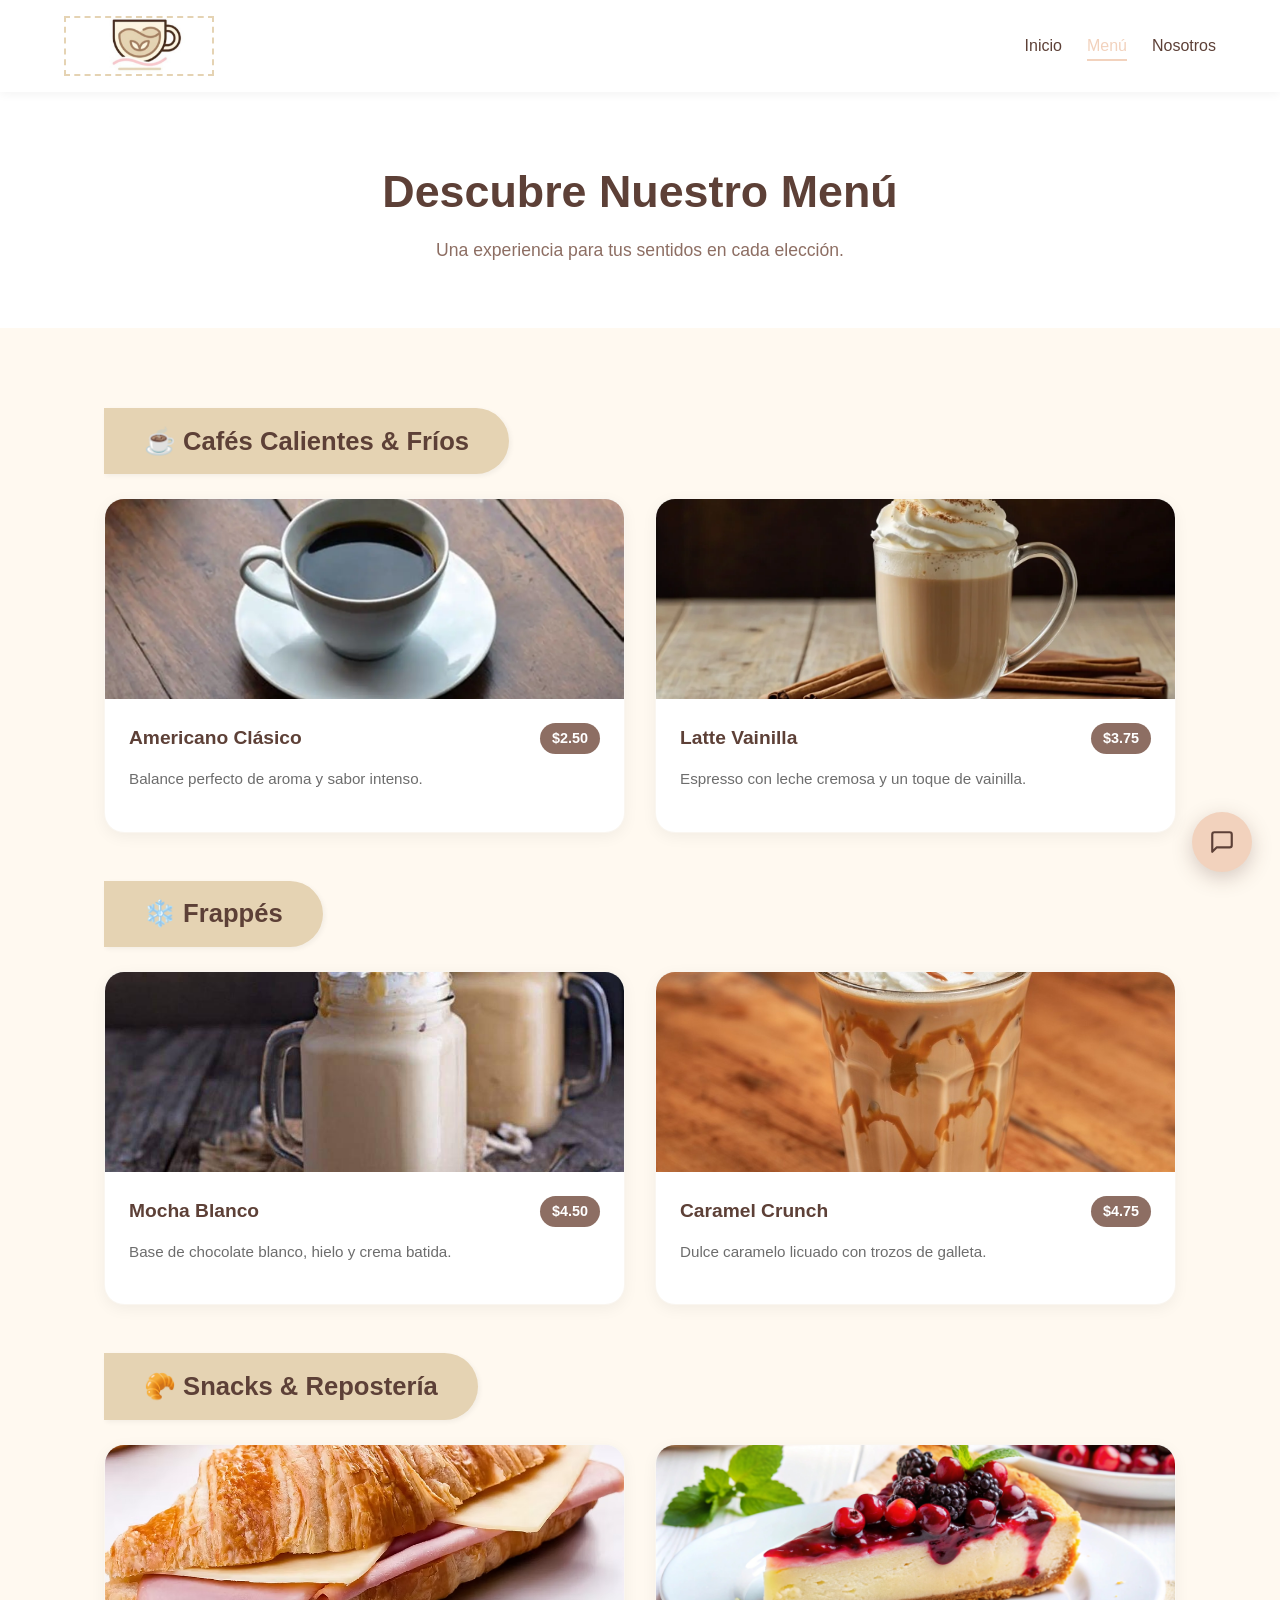
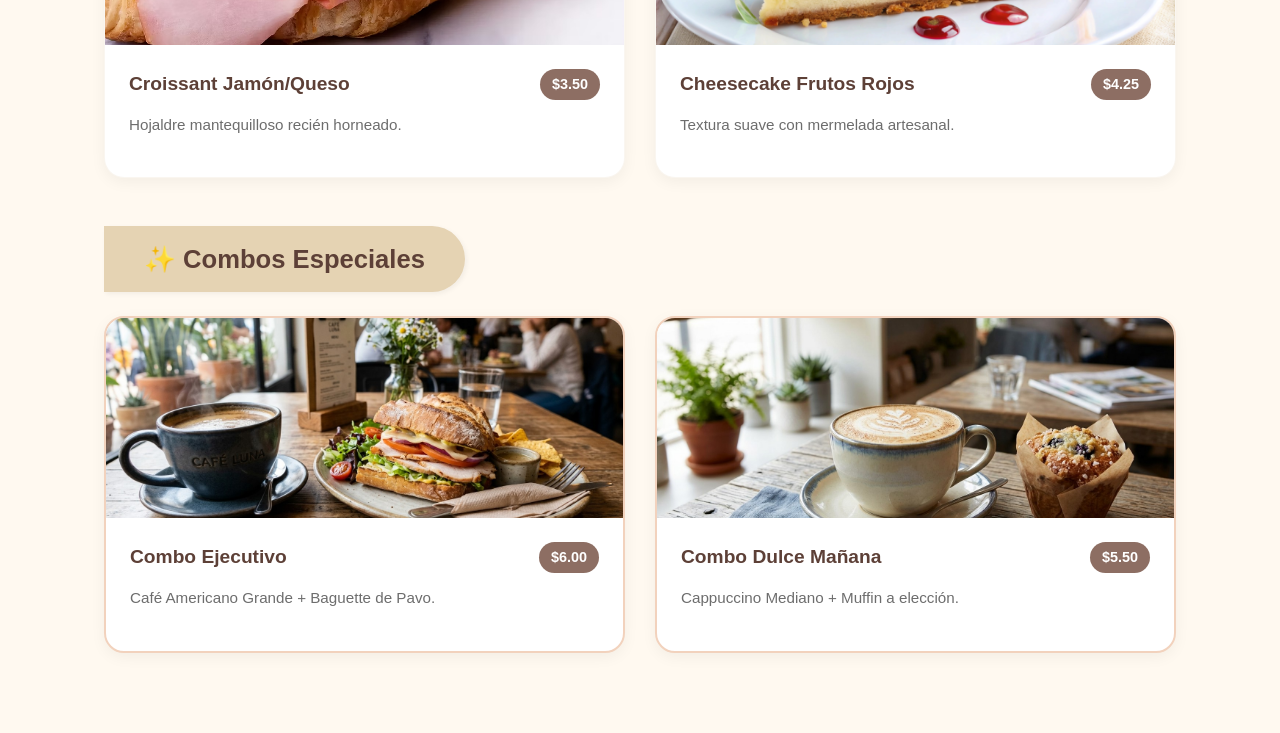
<file: PRACTICA_7_WEB/HTML/menu.html>
<!DOCTYPE html>
<html lang="es">
<head>
    <script type="text/javascript">
    (function(c,l,a,r,i,t,y){
        c[a]=c[a]||function(){(c[a].q=c[a].q||[]).push(arguments)};
        t=l.createElement(r);t.async=1;t.src="https://www.clarity.ms/tag/"+i;
        y=l.getElementsByTagName(r)[0];y.parentNode.insertBefore(t,y);
    })(window, document, "clarity", "script", "wttukuy2gh");
</script>
    <meta charset="UTF-8">
    <meta name="viewport" content="width=device-width, initial-scale=1.0">
    <title>Menú Visual | Café y a gusto...</title>
    <link rel="stylesheet" href="../CSS/menu.css">
</head>
<body>

    <header class="main-header">
        <div class="logo-container">
            <div class="logo-placeholder"><img src="../img/logo.jpg" alt="logo"></div>
        </div>
        <nav class="nav-menu">
            <ul>
                <li><a href="index.html">Inicio</a></li>
                <li><a href="#" class="active">Menú</a></li>
                <li><a href="#">Nosotros</a></li>
            </ul>
        </nav>
    </header>

    <main class="content-area">
        <section class="menu-title-section">
            <h1>Descubre Nuestro Menú</h1>
            <p>Una experiencia para tus sentidos en cada elección.</p>
        </section>

        <div class="menu-container">

            <section class="menu-category">
                <h2 class="category-header">☕ Cafés Calientes & Fríos</h2>
                <div class="menu-grid">
                    <article class="menu-item">
                        <div class="item-image-container">
                            <img src="../img/americano.jpg" alt="americano">
                            <div class="img-placeholder">Imagen Americano</div>
                        </div>
                        <div class="item-details">
                            <div class="item-header">
                                <h3>Americano Clásico</h3>
                                <span class="price">$2.50</span>
                            </div>
                            <p>Balance perfecto de aroma y sabor intenso.</p>
                        </div>
                    </article>
                    <article class="menu-item">
                        <div class="item-image-container">
                            <img src="../img/vainilla.jpg" alt="vainilla">
                            <div class="img-placeholder">Imagen Latte</div>
                        </div>
                        <div class="item-details">
                            <div class="item-header">
                                <h3>Latte Vainilla</h3>
                                <span class="price">$3.75</span>
                            </div>
                            <p>Espresso con leche cremosa y un toque de vainilla.</p>
                        </div>
                    </article>
                </div>
            </section>

            <section class="menu-category">
                <h2 class="category-header">❄️ Frappés</h2>
                <div class="menu-grid">
                    <article class="menu-item">
                        <div class="item-image-container">
                            <img src="../img/mocha_blanco.jpg" alt="mocha">
                            <div class="img-placeholder">Imagen Mocha B.</div>
                        </div>
                        <div class="item-details">
                            <div class="item-header">
                                <h3>Mocha Blanco</h3>
                                <span class="price">$4.50</span>
                            </div>
                            <p>Base de chocolate blanco, hielo y crema batida.</p>
                        </div>
                    </article>
                    <article class="menu-item">
                        <div class="item-image-container">
                            <img src="../img/caramel.jpg" alt="caramel">
                            <div class="img-placeholder">Imagen Caramel</div>
                        </div>
                        <div class="item-details">
                            <div class="item-header">
                                <h3>Caramel Crunch</h3>
                                <span class="price">$4.75</span>
                            </div>
                            <p>Dulce caramelo licuado con trozos de galleta.</p>
                        </div>
                    </article>
                </div>
            </section>

            <section class="menu-category">
                <h2 class="category-header">🥐 Snacks & Repostería</h2>
                <div class="menu-grid">
                    <article class="menu-item">
                        <div class="item-image-container">
                            <img src="../img/croissant.jpg" alt="croissant">
                            <div class="img-placeholder">Imagen Croissant</div>
                        </div>
                        <div class="item-details">
                            <div class="item-header">
                                <h3>Croissant Jamón/Queso</h3>
                                <span class="price">$3.50</span>
                            </div>
                            <p>Hojaldre mantequilloso recién horneado.</p>
                        </div>
                    </article>
                    <article class="menu-item">
                        <div class="item-image-container">
                            <img src="../img/cheesecake.jpg" alt="cheesecake">
                            <div class="img-placeholder">Imagen Cheesecake</div>
                        </div>
                        <div class="item-details">
                            <div class="item-header">
                                <h3>Cheesecake Frutos Rojos</h3>
                                <span class="price">$4.25</span>
                            </div>
                            <p>Textura suave con mermelada artesanal.</p>
                        </div>
                    </article>
                </div>
            </section>

            <section class="menu-category">
                <h2 class="category-header">✨ Combos Especiales</h2>
                <div class="menu-grid">
                    <article class="menu-item special-item">
                        <div class="item-image-container">
                            <img src="../img/combo_1.jpg" alt="combo_1">
                            <div class="img-placeholder">Imagen Combo 1</div>
                        </div>
                        <div class="item-details">
                            <div class="item-header">
                                <h3>Combo Ejecutivo</h3>
                                <span class="price">$6.00</span>
                            </div>
                            <p>Café Americano Grande + Baguette de Pavo.</p>
                        </div>
                    </article>
                    <article class="menu-item special-item">
                        <div class="item-image-container">
                            <img src="../img/combo_2.jpg" alt="combo_2">
                            <div class="img-placeholder">Imagen Combo 2</div>
                        </div>
                        <div class="item-details">
                            <div class="item-header">
                                <h3>Combo Dulce Mañana</h3>
                                <span class="price">$5.50</span>
                            </div>
                            <p>Cappuccino Mediano + Muffin a elección.</p>
                        </div>
                    </article>
                </div>
            </section>

        </div>
    </main>

    <!-- ── WIDGET DE CHAT ── -->
    <button class="chat-fab" id="chatFab" aria-label="Abrir chat">
        <svg class="chat-fab__icon chat-fab__icon--open" xmlns="http://www.w3.org/2000/svg" viewBox="0 0 24 24" fill="none" stroke="currentColor" stroke-width="2" stroke-linecap="round" stroke-linejoin="round">
            <path d="M21 15a2 2 0 0 1-2 2H7l-4 4V5a2 2 0 0 1 2-2h14a2 2 0 0 1 2 2z"/>
        </svg>
        <svg class="chat-fab__icon chat-fab__icon--close" xmlns="http://www.w3.org/2000/svg" viewBox="0 0 24 24" fill="none" stroke="currentColor" stroke-width="2.5" stroke-linecap="round" stroke-linejoin="round">
            <line x1="18" y1="6" x2="6" y2="18"/><line x1="6" y1="6" x2="18" y2="18"/>
        </svg>
        <span class="chat-fab__badge" id="chatBadge"></span>
    </button>

    <div class="chat-window" id="chatWindow" role="dialog" aria-label="Chat de asistencia">
        <div class="chat-header">
            <div class="chat-header__avatar">☕</div>
            <div class="chat-header__info">
                <span class="chat-header__name">Asistente Café</span>
                <span class="chat-header__status">En línea</span>
            </div>
        </div>
        <div class="chat-messages" id="chatMessages"></div>
        <div class="chat-input-area">
            <input type="text" class="chat-input" id="chatInput" placeholder="Escribe tu mensaje..." autocomplete="off" maxlength="500"/>
            <button class="chat-send-btn" id="chatSendBtn" aria-label="Enviar">
                <svg xmlns="http://www.w3.org/2000/svg" viewBox="0 0 24 24" fill="currentColor"><path d="M2.01 21L23 12 2.01 3 2 10l15 2-15 2z"/></svg>
            </button>
        </div>
    </div>
    <!-- ── FIN WIDGET DE CHAT ── -->

    <script src="../JS/chat.js"></script>

</body>
</html>
</file>
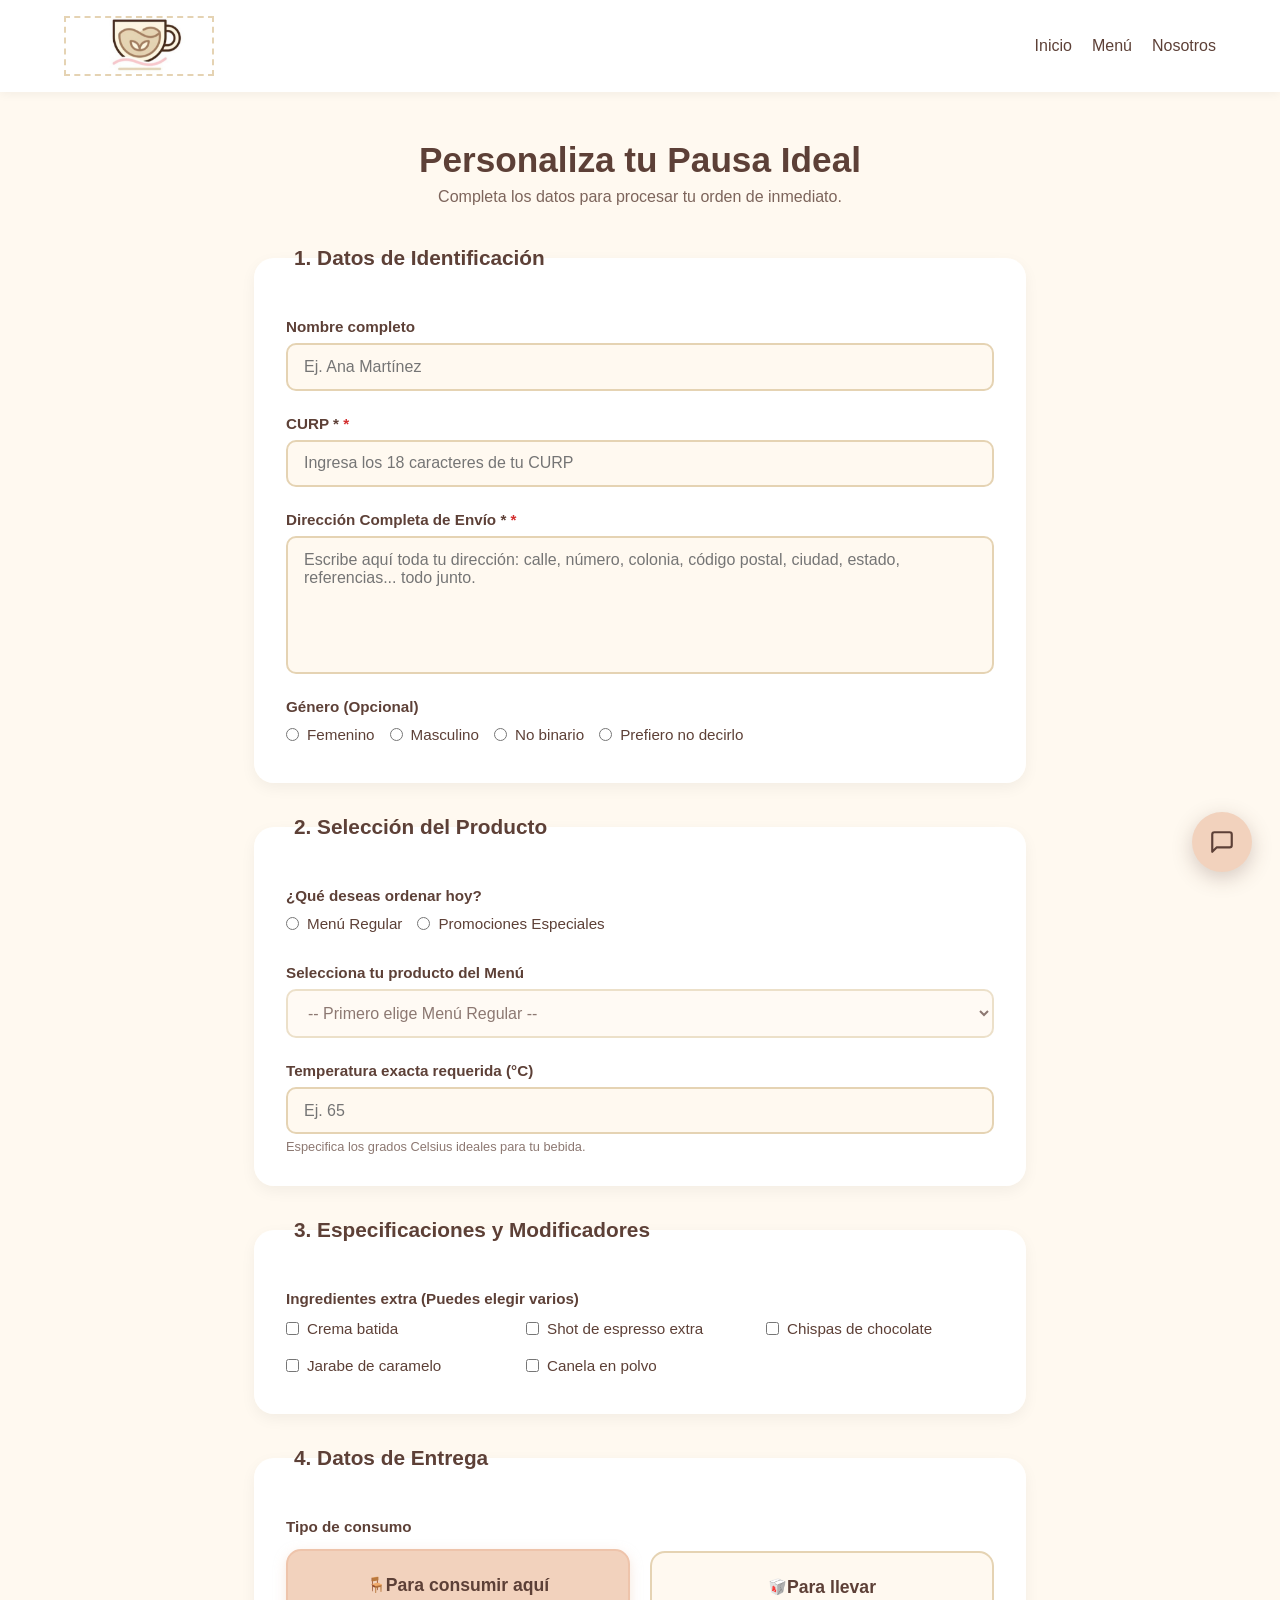
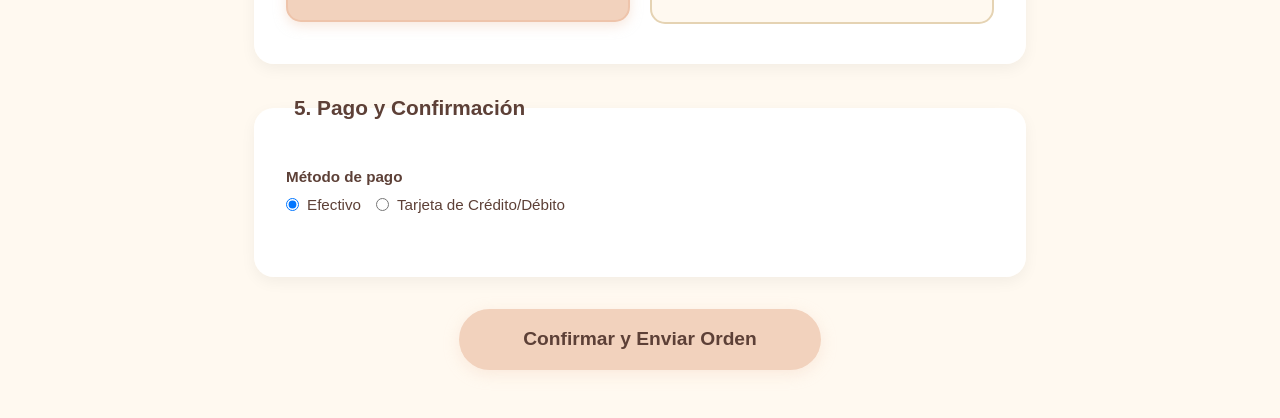
<file: PRACTICA_7_WEB/HTML/orden.html>
<!DOCTYPE html>
<html lang="es">
<head>
    <script type="text/javascript">
    (function(c,l,a,r,i,t,y){
        c[a]=c[a]||function(){(c[a].q=c[a].q||[]).push(arguments)};
        t=l.createElement(r);t.async=1;t.src="https://www.clarity.ms/tag/"+i;
        y=l.getElementsByTagName(r)[0];y.parentNode.insertBefore(t,y);
    })(window, document, "clarity", "script", "wttukuy2gh");
</script>
    <meta charset="UTF-8">
    <meta name="viewport" content="width=device-width, initial-scale=1.0">
    <title>Café y a gusto... | Hacer Pedido</title>
    <link rel="stylesheet" href="../CSS/orden.css">
</head>
<body>

    <header class="main-header">
        <div class="logo-container">
            <div class="logo-placeholder"><img src="../img/logo.jpg" alt="logo"></div>
        </div>
        <nav class="nav-menu">
            <ul>
                <li><a href="index.html">Inicio</a></li>
                <li><a href="menu.html">Menú</a></li>
                <li><a href="#">Nosotros</a></li>
            </ul>
        </nav>
    </header>

    <main class="content-area">
        <section class="order-section">
            <h2>Personaliza tu Pausa Ideal</h2>
            <p class="section-subtitle">Completa los datos para procesar tu orden de inmediato.</p>

            <form class="order-form" id="orderForm" onsubmit="return false;">

                <!-- ── SECCIÓN 1: IDENTIFICACIÓN ── -->
                <fieldset class="form-card">
                    <legend>1. Datos de Identificación</legend>

                    <!-- [Buen UX] Campo de texto libre único -->
                    <div class="form-group">
                        <label for="nombre-completo">Nombre completo</label>
                        <input type="text" id="nombre-completo" name="nombre-completo"
                               placeholder="Ej. Ana Martínez">
                        <span class="error-msg" id="error-nombre"></span>
                    </div>

                    <!-- [Anti-patrón] CURP obligatorio de 18 caracteres -->
                    <div class="form-group">
                        <label for="curp" class="required-label">CURP <span class="req-star">*</span></label>
                        <input type="text" id="curp" name="curp" required
                               minlength="18" maxlength="18"
                               placeholder="Ingresa los 18 caracteres de tu CURP"
                               autocomplete="off">
                        <span class="error-msg" id="error-curp"></span>
                    </div>

                    <!-- [Anti-patrón] Dirección única sin división ni autocompletado -->
                    <div class="form-group">
                        <label for="direccion" class="required-label">Dirección Completa de Envío <span class="req-star">*</span></label>
                        <textarea id="direccion" name="direccion" required rows="6"
                                  placeholder="Escribe aquí toda tu dirección: calle, número, colonia, código postal, ciudad, estado, referencias... todo junto."></textarea>
                        <span class="error-msg" id="error-direccion"></span>
                    </div>

                    <!-- [Buen UX] Género opcional e incluyente -->
                    <div class="form-group">
                        <label>Género <span class="optional-tag">(Opcional)</span></label>
                        <div class="radio-group-inline">
                            <label class="radio-label">
                                <input type="radio" name="genero" value="femenino"> Femenino
                            </label>
                            <label class="radio-label">
                                <input type="radio" name="genero" value="masculino"> Masculino
                            </label>
                            <label class="radio-label">
                                <input type="radio" name="genero" value="no-binario"> No binario
                            </label>
                            <label class="radio-label">
                                <input type="radio" name="genero" value="prefiero-no-decir"> Prefiero no decirlo
                            </label>
                        </div>
                    </div>
                </fieldset>

                <!-- ── SECCIÓN 2: PRODUCTO ── -->
                <fieldset class="form-card">
                    <legend>2. Selección del Producto</legend>

                    <!-- [Buen UX] Radio buttons que cambian el select dinámicamente -->
                    <div class="form-group">
                        <label>¿Qué deseas ordenar hoy?</label>
                        <div class="radio-group-inline">
                            <label class="radio-label">
                                <input type="radio" name="tipo-compra" id="tipo-menu" value="menu">
                                Menú Regular
                            </label>
                            <label class="radio-label">
                                <input type="radio" name="tipo-compra" id="tipo-promocion" value="promocion">
                                Promociones Especiales
                            </label>
                        </div>
                        <span class="error-msg" id="error-tipo-compra"></span>
                    </div>

                    <!-- [Anti-patrón] Select deshabilitado hasta elegir tipo; solo permite 1 producto -->
                    <div class="form-group" id="container-select-menu">
                        <label for="producto-menu">Selecciona tu producto del Menú</label>
                        <select id="producto-menu" name="producto-menu" disabled>
                            <option value="">-- Primero elige Menú Regular --</option>
                            <option value="latte-vainilla">Latte Vainilla</option>
                            <option value="americano-clasico">Americano Clásico</option>
                            <option value="mocha-blanco">Mocha Blanco</option>
                            <option value="caramel-crunch">Caramel Crunch</option>
                            <option value="croissant-jamon-queso">Croissant Jamón/Queso</option>
                            <option value="cheesecake-frutos-rojos">Cheesecake Frutos Rojos</option>
                            <option value="combo-ejecutivo">Combo Ejecutivo</option>
                            <option value="combo-dulce-manana">Combo Dulce Mañana</option>
                        </select>
                        <span class="error-msg" id="error-producto-menu"></span>
                    </div>

                    <div class="form-group hidden" id="container-select-promo">
                        <label for="producto-promo">Selecciona tu Promoción</label>
                        <select id="producto-promo" name="producto-promo" disabled>
                            <option value="">-- Primero elige Promociones --</option>
                            <option value="2x1-lattes">2x1 en Lattes</option>
                            <option value="combo-desayuno">Combo Desayuno</option>
                            <option value="tarde-frappes">Tarde de Frappés</option>
                            <option value="snack-relax">Snack &amp; Relax</option>
                            <option value="fidelidad-cafe">Fidelidad Café</option>
                            <option value="muffin-dia">Muffin del Día</option>
                            <option value="smoothie-tropical">Smoothie Tropical</option>
                            <option value="capuccino-cookie">Capuccino &amp; Cookie</option>
                        </select>
                        <span class="error-msg" id="error-producto-promo"></span>
                    </div>

                    <!-- [Anti-patrón] Temperatura numérica libre en lugar de opciones simples -->
                    <div class="form-group">
                        <label for="temperatura">Temperatura exacta requerida (°C)</label>
                        <input type="number" id="temperatura" name="temperatura"
                               placeholder="Ej. 65" min="0" max="100">
                        <small class="helper-text">Especifica los grados Celsius ideales para tu bebida.</small>
                        <span class="error-msg" id="error-temperatura"></span>
                    </div>
                </fieldset>

                <!-- ── SECCIÓN 3: MODIFICADORES ── -->
                <fieldset class="form-card">
                    <legend>3. Especificaciones y Modificadores</legend>

                    <!-- [Buen UX] Checkboxes múltiples y amigables -->
                    <div class="form-group">
                        <label>Ingredientes extra <span class="optional-tag">(Puedes elegir varios)</span></label>
                        <div class="checkbox-grid">
                            <label class="checkbox-label">
                                <input type="checkbox" name="extras" value="crema-batida"> Crema batida
                            </label>
                            <label class="checkbox-label">
                                <input type="checkbox" name="extras" value="espresso-extra"> Shot de espresso extra
                            </label>
                            <label class="checkbox-label">
                                <input type="checkbox" name="extras" value="chispas-chocolate"> Chispas de chocolate
                            </label>
                            <label class="checkbox-label">
                                <input type="checkbox" name="extras" value="jarabe-caramelo"> Jarabe de caramelo
                            </label>
                            <label class="checkbox-label">
                                <input type="checkbox" name="extras" value="canela"> Canela en polvo
                            </label>
                        </div>
                    </div>
                </fieldset>

                <!-- ── SECCIÓN 4: ENTREGA ── -->
                <fieldset class="form-card">
                    <legend>4. Datos de Entrega</legend>

                    <!-- [Buen UX] Botones visuales grandes -->
                    <div class="form-group">
                        <label>Tipo de consumo</label>
                        <div class="visual-selector">
                            <input type="radio" name="tipo-consumo" id="consumir-aqui"
                                   value="aqui" checked class="visual-radio">
                            <label for="consumir-aqui" class="visual-box">
                                <span class="visual-icon">🪑</span>
                                <span class="visual-title">Para consumir aquí</span>
                            </label>

                            <input type="radio" name="tipo-consumo" id="para-llevar"
                                   value="llevar" class="visual-radio">
                            <label for="para-llevar" class="visual-box">
                                <span class="visual-icon">🥡</span>
                                <span class="visual-title">Para llevar</span>
                            </label>
                        </div>
                    </div>
                </fieldset>

                <!-- ── SECCIÓN 5: PAGO ── -->
                <fieldset class="form-card">
                    <legend>5. Pago y Confirmación</legend>

                    <!-- [Buen UX] Lógica condicional: oculta campos de tarjeta si elige efectivo -->
                    <div class="form-group">
                        <label>Método de pago</label>
                        <div class="radio-group-inline">
                            <label class="radio-label">
                                <input type="radio" name="metodo-pago" id="pago-efectivo"
                                       value="efectivo" checked> Efectivo
                            </label>
                            <label class="radio-label">
                                <input type="radio" name="metodo-pago" id="pago-tarjeta"
                                       value="tarjeta"> Tarjeta de Crédito/Débito
                            </label>
                        </div>
                    </div>

                    <!-- Campos de tarjeta: ocultos por defecto, visibles solo si elige tarjeta -->
                    <div id="seccion-tarjeta" class="hidden-card-fields" style="display:none;">
                        <h4 class="alert-title">Datos de la Tarjeta</h4>

                        <!-- [Anti-patrón] Sin formato automático de bloques de 4 dígitos -->
                        <div class="form-group">
                            <label for="num-tarjeta">Número de tarjeta</label>
                            <input type="text" id="num-tarjeta" name="num-tarjeta"
                                   placeholder="1234567812345678" maxlength="16"
                                   autocomplete="off">
                            <span class="error-msg" id="error-num-tarjeta"></span>
                        </div>

                        <!-- [Anti-patrón] Campo libre sin máscara ni ejemplo claro -->
                        <div class="form-group">
                            <label for="vencimiento">Fecha de vencimiento</label>
                            <input type="text" id="vencimiento" name="vencimiento"
                                   placeholder="" maxlength="7" autocomplete="off">
                            <span class="error-msg" id="error-vencimiento"></span>
                        </div>

                        <!-- [Anti-patrón] CVV tipo text, visible en pantalla -->
                        <div class="form-group">
                            <label for="cvv">Código de seguridad (CVV)</label>
                            <input type="text" id="cvv" name="cvv"
                                   placeholder="123" maxlength="4" autocomplete="off">
                            <span class="error-msg" id="error-cvv"></span>
                        </div>
                    </div>
                </fieldset>

                <div class="form-submit-container">
                    <button type="submit" class="order-btn" id="btnSubmit">Confirmar y Enviar Orden</button>
                </div>

            </form>
        </section>
    </main>

    <!-- ── WIDGET DE CHAT ── -->
    <button class="chat-fab" id="chatFab" aria-label="Abrir chat">
        <svg class="chat-fab__icon chat-fab__icon--open" xmlns="http://www.w3.org/2000/svg" viewBox="0 0 24 24" fill="none" stroke="currentColor" stroke-width="2" stroke-linecap="round" stroke-linejoin="round">
            <path d="M21 15a2 2 0 0 1-2 2H7l-4 4V5a2 2 0 0 1 2-2h14a2 2 0 0 1 2 2z"/>
        </svg>
        <svg class="chat-fab__icon chat-fab__icon--close" xmlns="http://www.w3.org/2000/svg" viewBox="0 0 24 24" fill="none" stroke="currentColor" stroke-width="2.5" stroke-linecap="round" stroke-linejoin="round">
            <line x1="18" y1="6" x2="6" y2="18"/><line x1="6" y1="6" x2="18" y2="18"/>
        </svg>
        <span class="chat-fab__badge" id="chatBadge"></span>
    </button>

    <div class="chat-window" id="chatWindow" role="dialog" aria-label="Chat de asistencia">
        <div class="chat-header">
            <div class="chat-header__avatar">☕</div>
            <div class="chat-header__info">
                <span class="chat-header__name">Asistente Café</span>
                <span class="chat-header__status">En línea</span>
            </div>
        </div>
        <div class="chat-messages" id="chatMessages"></div>
        <div class="chat-input-area">
            <input type="text" class="chat-input" id="chatInput"
                   placeholder="Escribe tu mensaje..." autocomplete="off" maxlength="500"/>
            <button class="chat-send-btn" id="chatSendBtn" aria-label="Enviar">
                <svg xmlns="http://www.w3.org/2000/svg" viewBox="0 0 24 24" fill="currentColor">
                    <path d="M2.01 21L23 12 2.01 3 2 10l15 2-15 2z"/>
                </svg>
            </button>
        </div>
    </div>
    <!-- ── FIN WIDGET DE CHAT ── -->

    <script src="../JS/orden.js"></script>
    <script src="../JS/chat.js"></script>
</body>
</html>
</file>
<file: PRACTICA_7_WEB/CSS/menu.css>
/* =========================================
   1. Variables y Estilos Globales
   ========================================= */
:root {
    --crema: #FFF9F0;
    --latte-suave: #E5D3B3;
    --rosa-pastel: #F2D2BD;
    --cafe-texto: #5D4037;
    --cafe-claro: #8D6E63;
    --blanco: #FFFFFF;
    --shadow: rgba(0, 0, 0, 0.05);
    --shadow-hover: rgba(0, 0, 0, 0.1);
}

* {
    margin: 0;
    padding: 0;
    box-sizing: border-box;
    font-family: 'Segoe UI', Tahoma, Geneva, Verdana, sans-serif;
}

body {
    background-color: var(--crema);
    color: var(--cafe-texto);
    line-height: 1.6;
}

/* =========================================
   2. Encabezado (Header)
   ========================================= */
.main-header {
    background-color: var(--blanco);
    display: flex;
    justify-content: space-between;
    align-items: center;
    padding: 1rem 5%;
    box-shadow: 0 2px 10px var(--shadow);
    position: sticky; /* Se queda fijo arriba al bajar */
    top: 0;
    z-index: 1000;
}

.logo-placeholder {
    width: 150px;
    height: 60px;
    border: 2px dashed var(--latte-suave);
    display: flex;
    justify-content: center;
    align-items: center;
    color: var(--latte-suave);
    font-weight: bold;
    overflow: hidden;
    display: flex;
    align-items: center;
    justify-content: center;
}
.logo-placeholder img{
width: 100%;
    height: 100%;
    object-fit: cover;
    object-position: center;
}

.nav-menu ul {
    display: flex;
    list-style: none;
}

.nav-menu ul li {
    margin-left: 25px;
}

.nav-menu a {
    text-decoration: none;
    color: var(--cafe-texto);
    font-weight: 500;
    transition: color 0.3s;
    padding: 5px 0;
}

.nav-menu a:hover,
.nav-menu a.active {
    color: var(--rosa-pastel);
    border-bottom: 2px solid var(--rosa-pastel);
}

/* =========================================
   3. Sección de Título del Menú
   ========================================= */
.menu-title-section {
    text-align: center;
    padding: 4rem 10%;
    background-color: var(--blanco);
    margin-bottom: 2rem;
}

.menu-title-section h1 {
    font-size: 2.8rem;
    color: var(--cafe-texto);
    margin-bottom: 0.5rem;
}

.menu-title-section p {
    color: var(--cafe-claro);
    font-size: 1.1rem;
}

/* =========================================
   4. Estructura del Menú (Grid)
   ========================================= */
.menu-container {
    padding: 0 5% 5rem;
    max-width: 1200px;
    margin: 0 auto;
}

.category-header {
    background-color: var(--latte-suave);
    color: var(--cafe-texto);
    display: inline-block;
    padding: 0.8rem 2.5rem;
    border-radius: 0 50px 50px 0;
    margin: 3rem 0 1.5rem;
    font-size: 1.6rem;
    box-shadow: 2px 2px 5px var(--shadow);
}

/* Grid de máximo 2 columnas para forzar el scroll */
.menu-grid {
    display: grid;
    grid-template-columns: repeat(2, 1fr);
    gap: 30px;
}

/* =========================================
   5. Tarjetas de Producto (Items)
   ========================================= */
.menu-item {
    background-color: var(--blanco);
    border-radius: 20px;
    overflow: hidden; /* Importante para que la imagen respete los bordes redondeados */
    box-shadow: 0 4px 15px var(--shadow);
    transition: transform 0.3s ease, box-shadow 0.3s ease;
    display: flex;
    flex-direction: column;
    border: 1px solid rgba(229, 211, 179, 0.2); /* Borde muy suave color latte */
}

.menu-item:hover {
    transform: translateY(-8px);
    box-shadow: 0 8px 25px var(--shadow-hover);
}

/* Contenedor de la Imagen */
.item-image-container {
    width: 100%;
    height: 200px; /* Altura fija para las imágenes */
    background-color: #f4f4f4; /* Color de fondo mientras carga la imagen */
    overflow: hidden;
}

.item-image-container img {
    width: 100%;
    height: 100%;
    object-fit: cover; /* Ajusta la imagen sin deformarla */
    transition: transform 0.5s ease;
}

.menu-item:hover .item-image-container img {
    transform: scale(1.1); /* Efecto de zoom en la imagen al hacer hover */
}

/* Placeholder de imagen (puedes quitar esto cuando uses <img> reales) */
.img-placeholder {
    width: 100%;
    height: 100%;
    display: flex;
    justify-content: center;
    align-items: center;
    background-color: var(--crema);
    color: var(--latte-suave);
    font-weight: bold;
    font-size: 0.9rem;
    border-bottom: 1px solid var(--latte-suave);
}

/* Detalles del Producto */
.item-details {
    padding: 1.5rem;
    flex-grow: 1; /* Empuja el contenido hacia arriba */
    display: flex;
    flex-direction: column;
}

.item-header {
    display: flex;
    justify-content: space-between;
    align-items: start;
    margin-bottom: 0.8rem;
    gap: 10px;
}

.item-header h3 {
    color: var(--cafe-texto);
    font-size: 1.2rem;
    font-weight: 600;
}

.price {
    font-weight: bold;
    color: var(--blanco);
    background-color: var(--cafe-claro);
    padding: 4px 12px;
    border-radius: 50px;
    font-size: 0.9rem;
    white-space: nowrap; /* Evita que el precio se rompa en dos líneas */
}

.item-details p {
    font-size: 0.95rem;
    color: #6d6d6d;
    margin-bottom: 1rem;
}

/* Estilo especial para los combos */
.special-item {
    border: 2px solid var(--rosa-pastel);
}

.special-item .category-header {
    background-color: var(--rosa-pastel);
}

/* =========================================
   6. Responsividad (Móviles)
   ========================================= */
@media (max-width: 768px) {
    .menu-title-section h1 {
        font-size: 2.2rem;
    }
    
    .menu-grid {
        grid-template-columns: 1fr; /* Una sola columna en celulares */
        gap: 20px;
    }
    
    .category-header {
        font-size: 1.3rem;
        padding: 0.6rem 2rem;
    }

    .item-image-container {
        height: 180px; /* Un poco más baja en móvil */
    }
}

/* ============================================================
   WIDGET DE CHAT
   ============================================================ */

/* --- Botón flotante (FAB) --- */
.chat-fab {
    position: fixed; bottom: 28px; right: 28px;
    width: 60px; height: 60px; border-radius: 50%;
    background-color: var(--rosa-pastel); color: var(--cafe-texto);
    border: none; cursor: pointer;
    display: flex; align-items: center; justify-content: center;
    box-shadow: 0 6px 20px rgba(93,64,55,0.25);
    transition: transform 0.25s ease, background-color 0.25s ease;
    z-index: 1000;
}
.chat-fab:hover { transform: scale(1.1); background-color: #eec4ab; }

.chat-fab__icon { width: 26px; height: 26px; transition: opacity 0.2s ease, transform 0.2s ease; position: absolute; }
.chat-fab__icon--close { opacity: 0; transform: rotate(-90deg); }
.chat-fab.is-open .chat-fab__icon--open { opacity: 0; transform: rotate(90deg); }
.chat-fab.is-open .chat-fab__icon--close { opacity: 1; transform: rotate(0deg); }

.chat-fab__badge { position: absolute; top: 6px; right: 6px; width: 12px; height: 12px; background-color: #e57373; border-radius: 50%; border: 2px solid #fff; display: none; }
.chat-fab__badge.visible { display: block; }

/* --- Ventana del chat --- */
.chat-window {
    position: fixed; bottom: 104px; right: 28px;
    width: 360px; max-height: 520px;
    background-color: #fff; border-radius: 24px;
    box-shadow: 0 12px 40px rgba(93,64,55,0.18);
    display: flex; flex-direction: column; overflow: hidden;
    z-index: 999;
    opacity: 0; transform: translateY(20px) scale(0.96);
    pointer-events: none;
    transition: opacity 0.3s ease, transform 0.3s ease;
}
.chat-window.is-open { opacity: 1; transform: translateY(0) scale(1); pointer-events: all; }

/* --- Cabecera --- */
.chat-header { background: linear-gradient(135deg, var(--rosa-pastel), var(--latte-suave)); padding: 1rem 1.2rem; display: flex; align-items: center; gap: 12px; flex-shrink: 0; }
.chat-header__avatar { font-size: 1.8rem; width: 44px; height: 44px; background-color: #fff; border-radius: 50%; display: flex; align-items: center; justify-content: center; box-shadow: 0 2px 8px rgba(93,64,55,0.12); flex-shrink: 0; }
.chat-header__name { display: block; font-weight: 700; font-size: 1rem; color: var(--cafe-texto); }
.chat-header__status { display: block; font-size: 0.75rem; color: #7a5c4f; }

/* --- Mensajes --- */
.chat-messages { flex: 1; overflow-y: auto; padding: 1rem 1rem 0.5rem; display: flex; flex-direction: column; gap: 10px; scroll-behavior: smooth; }
.chat-messages::-webkit-scrollbar { width: 4px; }
.chat-messages::-webkit-scrollbar-thumb { background-color: var(--latte-suave); border-radius: 4px; }

.chat-bubble { max-width: 80%; padding: 0.65rem 1rem; border-radius: 18px; font-size: 0.9rem; line-height: 1.45; word-break: break-word; animation: bubbleIn 0.25s ease; }
@keyframes bubbleIn { from { opacity: 0; transform: translateY(8px); } to { opacity: 1; transform: translateY(0); } }
.chat-bubble--bot { background-color: var(--crema); color: var(--cafe-texto); border-bottom-left-radius: 4px; align-self: flex-start; }
.chat-bubble--user { background-color: var(--rosa-pastel); color: var(--cafe-texto); border-bottom-right-radius: 4px; align-self: flex-end; }
.chat-bubble--typing { background-color: var(--crema); align-self: flex-start; padding: 0.75rem 1rem; }

.typing-dots { display: flex; gap: 5px; align-items: center; }
.typing-dots span { width: 7px; height: 7px; background-color: var(--latte-suave); border-radius: 50%; animation: typingBounce 1.2s infinite ease-in-out; }
.typing-dots span:nth-child(2) { animation-delay: 0.2s; }
.typing-dots span:nth-child(3) { animation-delay: 0.4s; }
@keyframes typingBounce { 0%,80%,100% { transform: translateY(0); } 40% { transform: translateY(-6px); } }

/* --- Input --- */
.chat-input-area { padding: 0.8rem 1rem; display: flex; align-items: center; gap: 8px; border-top: 1px solid var(--crema); flex-shrink: 0; }
.chat-input { flex: 1; border: 1.5px solid var(--latte-suave); border-radius: 50px; padding: 0.6rem 1rem; font-size: 0.9rem; color: var(--cafe-texto); background-color: var(--crema); outline: none; transition: border-color 0.2s; }
.chat-input:focus { border-color: var(--rosa-pastel); }
.chat-input::placeholder { color: #bca89a; }
.chat-send-btn { width: 40px; height: 40px; border-radius: 50%; background-color: var(--rosa-pastel); color: var(--cafe-texto); border: none; cursor: pointer; display: flex; align-items: center; justify-content: center; transition: background-color 0.2s, transform 0.15s; flex-shrink: 0; }
.chat-send-btn svg { width: 18px; height: 18px; }
.chat-send-btn:hover { background-color: #eec4ab; transform: scale(1.08); }
.chat-send-btn:disabled { opacity: 0.5; cursor: not-allowed; transform: none; }

/* --- Responsive --- */
@media (max-width: 480px) {
    .chat-window { width: calc(100vw - 32px); right: 16px; bottom: 96px; max-height: 65vh; }
    .chat-fab { right: 16px; bottom: 20px; }
}
</file>
<file: PRACTICA_7_WEB/CSS/orden.css>
/* Importación y replicación de las variables raíz originales de Café y a gusto */
:root {
    --crema: #FFF9F0;
    --latte-suave: #E5D3B3;
    --rosa-pastel: #F2D2BD;
    --cafe-texto: #5D4037;
    --blanco: #FFFFFF;
    --shadow: rgba(0, 0, 0, 0.05);
    --alerta-fondo: #FDF2F2;
}

* {
    margin: 0;
    padding: 0;
    box-sizing: border-box;
    font-family: 'Segoe UI', Tahoma, Geneva, Verdana, sans-serif;
}

body {
    background-color: var(--crema);
    color: var(--cafe-texto);
}

/* --- Encabezado Orginal --- */
.main-header {
    background-color: var(--blanco);
    display: flex;
    justify-content: space-between;
    align-items: center;
    padding: 1rem 5%;
    box-shadow: 0 2px 10px var(--shadow);
}

.logo-placeholder {
    width: 150px;
    height: 60px;
    border: 2px dashed var(--latte-suave);
    display: flex;
    justify-content: center;
    align-items: center;
    color: var(--latte-suave);
    font-weight: bold;
    overflow: hidden;
}

.logo-placeholder img {
    width: 100%;
    height: 100%;
    object-fit: cover;
    object-position: center;
}

.nav-menu ul {
    display: flex;
    list-style: none;
}

.nav-menu ul li {
    margin-left: 20px;
}

.nav-menu a {
    text-decoration: none;
    color: var(--cafe-texto);
    font-weight: 500;
    transition: color 0.3s;
}

.nav-menu a:hover {
    color: var(--rosa-pastel);
}

/* --- Layout del Formulario --- */
.content-area {
    padding: 3rem 5%;
    max-width: 900px;
    margin: 0 auto;
}

.order-section h2 {
    text-align: center;
    font-size: 2.2rem;
    margin-bottom: 0.5rem;
}

.section-subtitle {
    text-align: center;
    margin-bottom: 2.5rem;
    font-weight: 300;
    opacity: 0.8;
}

/* Estilo unificado de tarjetas para las secciones del formulario */
.form-card {
    background-color: var(--blanco);
    border: none;
    border-radius: 20px;
    padding: 2rem;
    margin-bottom: 2rem;
    box-shadow: 0 5px 15px var(--shadow);
}

.form-card legend {
    font-size: 1.3rem;
    font-weight: 600;
    padding: 0 0.5rem;
    margin-bottom: 1rem;
    color: var(--cafe-texto);
}

/* Contenedores de Campos */
.form-group {
    display: flex;
    flex-direction: column;
    margin-bottom: 1.5rem;
}

.form-group:last-child {
    margin-bottom: 0;
}

.form-group label {
    font-weight: 600;
    margin-bottom: 0.5rem;
    font-size: 0.95rem;
}

/* Estilizador de Asterisco Obligatorio para Anti-patrones */
.required-label::after {
    content: " *";
    color: #D32F2F;
}

/* Estilos de Inputs, Selects y Textareas */
.form-group input[type="text"],
.form-group input[type="number"],
.form-group select,
.form-group textarea {
    width: 100%;
    padding: 0.8rem 1rem;
    border: 2px solid var(--latte-suave);
    border-radius: 10px;
    background-color: var(--crema);
    color: var(--cafe-texto);
    font-size: 1rem;
    transition: border-color 0.3s, box-shadow 0.3s;
    outline: none;
}

/* El cuadro gigante del anti-patrón de dirección */
.form-group textarea {
    resize: none;
}

.form-group input:focus,
.form-group select:focus,
.form-group textarea:focus {
    border-color: var(--rosa-pastel);
    box-shadow: 0 0 8px rgba(242, 210, 189, 0.6);
}

.helper-text {
    font-size: 0.8rem;
    margin-top: 0.3rem;
    opacity: 0.7;
}

/* Disposición de Radios y Checkboxes Inline */
.radio-group-inline {
    display: flex;
    flex-wrap: wrap;
    gap: 15px;
    margin-top: 0.2rem;
}

.radio-label, .checkbox-label {
    display: flex;
    align-items: center;
    gap: 8px;
    cursor: pointer;
    font-weight: 500 !important;
}

.checkbox-grid {
    display: grid;
    grid-template-columns: repeat(auto-fit, minmax(200px, 1fr));
    gap: 12px;
    margin-top: 0.3rem;
}

/* --- [Buen UX] Selector de Consumo Botones Grandes --- */
.visual-selector {
    display: flex;
    gap: 20px;
    margin-top: 0.5rem;
}

.visual-radio {
    display: none; /* Ocultamos el radio nativo */
}

.visual-box {
    flex: 1;
    background-color: var(--crema);
    border: 2px solid var(--latte-suave);
    border-radius: 15px;
    padding: 1.5rem;
    text-align: center;
    cursor: pointer;
    transition: all 0.3s ease;
    display: flex;
    justify-content: center;
    align-items: center;
}

.visual-title {
    font-weight: bold;
    font-size: 1.1rem;
}

/* Cambios de estado visual cuando el radio oculto se selecciona */
.visual-radio:checked + .visual-box {
    background-color: var(--rosa-pastel);
    border-color: #eec4ab;
    transform: translateY(-2px);
    box-shadow: 0 4px 12px rgba(242, 210, 189, 0.5);
}

/* --- [Anti-patrón] Campos de Tarjeta --- */
.hidden-card-fields {
    margin-top: 1.5rem;
    padding: 1.5rem;
    background-color: var(--alerta-fondo);
    border-left: 4px solid var(--latte-suave);
    border-radius: 0 15px 15px 0;
}

.alert-title {
    margin-bottom: 1rem;
    font-size: 1.1rem;
    font-weight: 700;
}

/* --- Clases Utilitarias para Control con JS --- */
.hidden {
    display: none !important;
}

/* El contenedor de tarjetas inicia oculto (puedes borrar o comentar esta regla si quieres verlos maquetados antes de usar JS) */
.js-hidden-pago {
    display: none;
}

/* --- Botón de Envío --- */
.form-submit-container {
    text-align: center;
    margin-top: 1rem;
}

.order-btn {
    background-color: var(--rosa-pastel);
    color: var(--cafe-texto);
    border: none;
    padding: 1.2rem 4rem;
    font-size: 1.2rem;
    font-weight: bold;
    border-radius: 50px;
    cursor: pointer;
    box-shadow: 0 4px 15px rgba(242, 210, 189, 0.4);
    transition: transform 0.2s, background-color 0.3s;
}

.order-btn:hover {
    transform: scale(1.03);
    background-color: #eec4ab;
}

/* --- Adaptabilidad (Celulares) --- */
@media (max-width: 600px) {
    .content-area {
        padding: 2rem 3%;
    }
    
    .visual-selector {
        flex-direction: column;
        gap: 10px;
    }
    
    .form-card {
        padding: 1.2rem;
    }
    
    .radio-group-inline {
        flex-direction: column;
        gap: 10px;
    }
}

/* ============================================================
   WIDGET DE CHAT
   ============================================================ */

/* --- Botón flotante (FAB) --- */
.chat-fab {
    position: fixed; bottom: 28px; right: 28px;
    width: 60px; height: 60px; border-radius: 50%;
    background-color: var(--rosa-pastel); color: var(--cafe-texto);
    border: none; cursor: pointer;
    display: flex; align-items: center; justify-content: center;
    box-shadow: 0 6px 20px rgba(93,64,55,0.25);
    transition: transform 0.25s ease, background-color 0.25s ease;
    z-index: 1000;
}
.chat-fab:hover { transform: scale(1.1); background-color: #eec4ab; }

.chat-fab__icon { width: 26px; height: 26px; transition: opacity 0.2s ease, transform 0.2s ease; position: absolute; }
.chat-fab__icon--close { opacity: 0; transform: rotate(-90deg); }
.chat-fab.is-open .chat-fab__icon--open { opacity: 0; transform: rotate(90deg); }
.chat-fab.is-open .chat-fab__icon--close { opacity: 1; transform: rotate(0deg); }

.chat-fab__badge { position: absolute; top: 6px; right: 6px; width: 12px; height: 12px; background-color: #e57373; border-radius: 50%; border: 2px solid #fff; display: none; }
.chat-fab__badge.visible { display: block; }

/* --- Ventana del chat --- */
.chat-window {
    position: fixed; bottom: 104px; right: 28px;
    width: 360px; max-height: 520px;
    background-color: #fff; border-radius: 24px;
    box-shadow: 0 12px 40px rgba(93,64,55,0.18);
    display: flex; flex-direction: column; overflow: hidden;
    z-index: 999;
    opacity: 0; transform: translateY(20px) scale(0.96);
    pointer-events: none;
    transition: opacity 0.3s ease, transform 0.3s ease;
}
.chat-window.is-open { opacity: 1; transform: translateY(0) scale(1); pointer-events: all; }

/* --- Cabecera --- */
.chat-header { background: linear-gradient(135deg, var(--rosa-pastel), var(--latte-suave)); padding: 1rem 1.2rem; display: flex; align-items: center; gap: 12px; flex-shrink: 0; }
.chat-header__avatar { font-size: 1.8rem; width: 44px; height: 44px; background-color: #fff; border-radius: 50%; display: flex; align-items: center; justify-content: center; box-shadow: 0 2px 8px rgba(93,64,55,0.12); flex-shrink: 0; }
.chat-header__name { display: block; font-weight: 700; font-size: 1rem; color: var(--cafe-texto); }
.chat-header__status { display: block; font-size: 0.75rem; color: #7a5c4f; }

/* --- Mensajes --- */
.chat-messages { flex: 1; overflow-y: auto; padding: 1rem 1rem 0.5rem; display: flex; flex-direction: column; gap: 10px; scroll-behavior: smooth; }
.chat-messages::-webkit-scrollbar { width: 4px; }
.chat-messages::-webkit-scrollbar-thumb { background-color: var(--latte-suave); border-radius: 4px; }

.chat-bubble { max-width: 80%; padding: 0.65rem 1rem; border-radius: 18px; font-size: 0.9rem; line-height: 1.45; word-break: break-word; animation: bubbleIn 0.25s ease; }
@keyframes bubbleIn { from { opacity: 0; transform: translateY(8px); } to { opacity: 1; transform: translateY(0); } }
.chat-bubble--bot { background-color: var(--crema); color: var(--cafe-texto); border-bottom-left-radius: 4px; align-self: flex-start; }
.chat-bubble--user { background-color: var(--rosa-pastel); color: var(--cafe-texto); border-bottom-right-radius: 4px; align-self: flex-end; }
.chat-bubble--typing { background-color: var(--crema); align-self: flex-start; padding: 0.75rem 1rem; }

.typing-dots { display: flex; gap: 5px; align-items: center; }
.typing-dots span { width: 7px; height: 7px; background-color: var(--latte-suave); border-radius: 50%; animation: typingBounce 1.2s infinite ease-in-out; }
.typing-dots span:nth-child(2) { animation-delay: 0.2s; }
.typing-dots span:nth-child(3) { animation-delay: 0.4s; }
@keyframes typingBounce { 0%,80%,100% { transform: translateY(0); } 40% { transform: translateY(-6px); } }

/* --- Input --- */
.chat-input-area { padding: 0.8rem 1rem; display: flex; align-items: center; gap: 8px; border-top: 1px solid var(--crema); flex-shrink: 0; }
.chat-input { flex: 1; border: 1.5px solid var(--latte-suave); border-radius: 50px; padding: 0.6rem 1rem; font-size: 0.9rem; color: var(--cafe-texto); background-color: var(--crema); outline: none; transition: border-color 0.2s; }
.chat-input:focus { border-color: var(--rosa-pastel); }
.chat-input::placeholder { color: #bca89a; }
.chat-send-btn { width: 40px; height: 40px; border-radius: 50%; background-color: var(--rosa-pastel); color: var(--cafe-texto); border: none; cursor: pointer; display: flex; align-items: center; justify-content: center; transition: background-color 0.2s, transform 0.15s; flex-shrink: 0; }
.chat-send-btn svg { width: 18px; height: 18px; }
.chat-send-btn:hover { background-color: #eec4ab; transform: scale(1.08); }
.chat-send-btn:disabled { opacity: 0.5; cursor: not-allowed; transform: none; }

/* --- Responsive --- */
@media (max-width: 480px) {
    .chat-window { width: calc(100vw - 32px); right: 16px; bottom: 96px; max-height: 65vh; }
    .chat-fab { right: 16px; bottom: 20px; }
}
</file>
